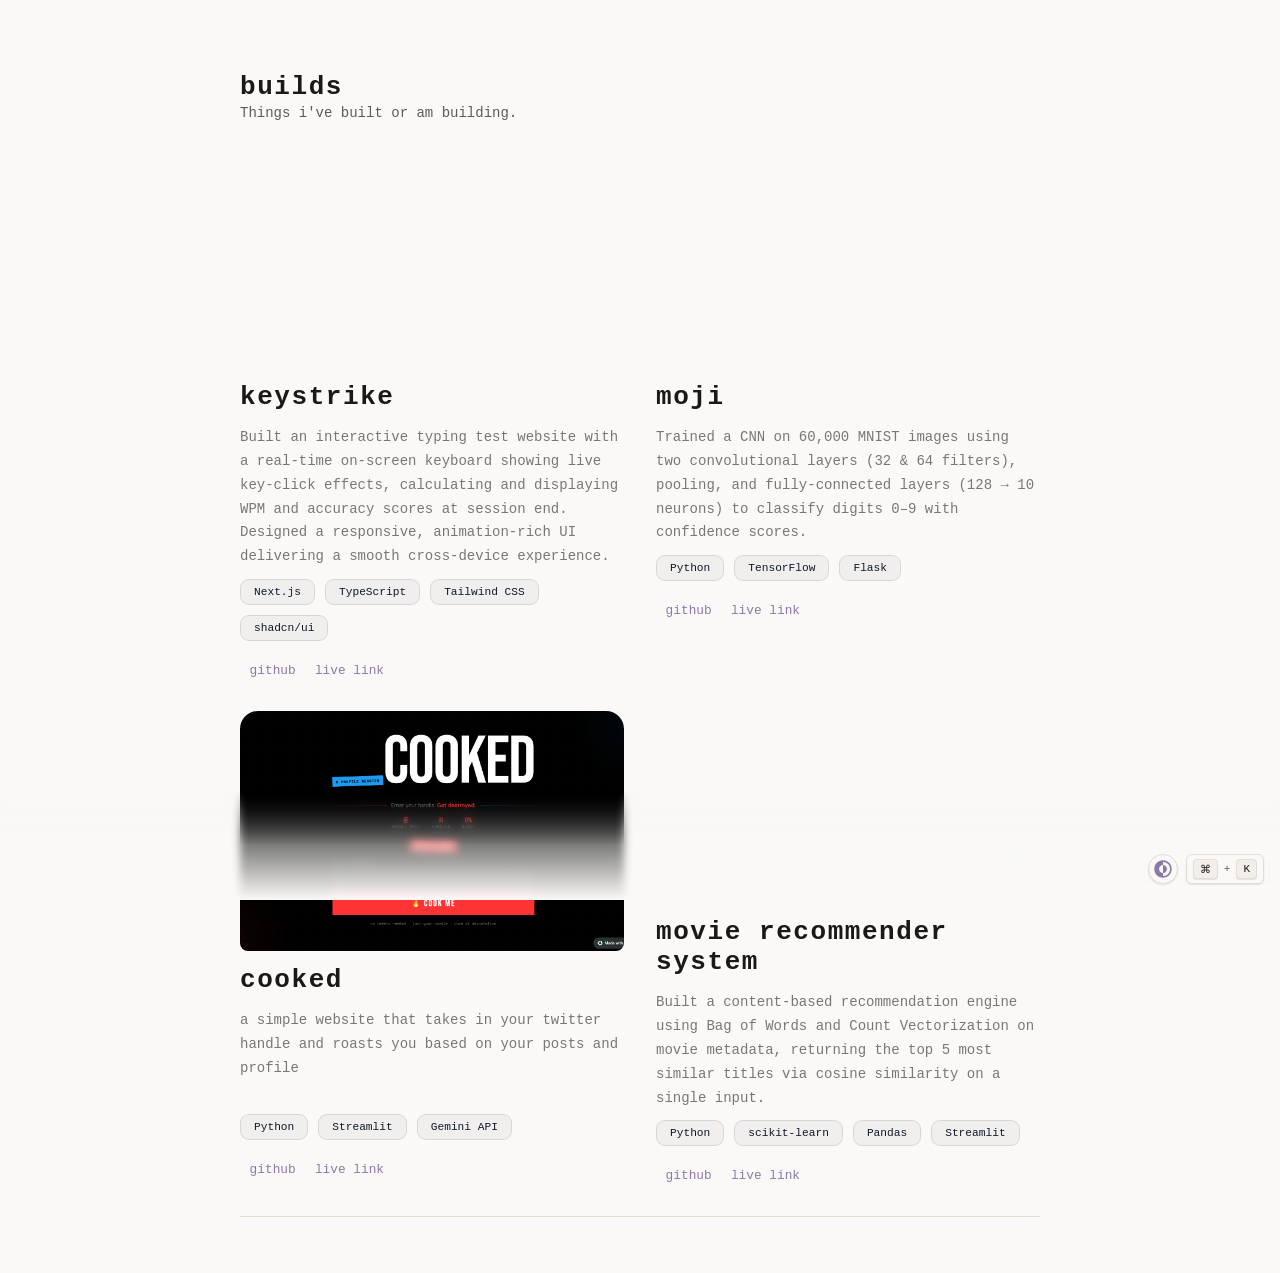
<file: builds.html>
<!DOCTYPE html>
<html lang="en">

<head>
  <meta charset="UTF-8">
  <title>builds - khushi</title>
  <script src="assets/js/head-common.js" defer></script>
</head>

<body>
  <div class="page">

    <main class="content">
      <h1 class="hero-title" style="padding-top: 2rem;">builds</h1>

      <section class="about">
        <p>Things i've built or am building.</p>
      </section>

      <section class="projects">
        <div class="projects-grid">

          <!-- Project 1 = keystrike -->
          <div class="project-card">
            <div class="project-media-frame">
              <video muted loop playsinline preload="metadata">
                <source src="assets/videos/keystrike-new.mp4" type="video/mp4">
              </video>
            </div>

            <div class="project-content">
              <div class="project-header">
                <h1 class="hero-title" style="padding-top: 0.9rem;">Keystrike</h1>
              </div>

              <p class="project-description">
                Built an interactive typing test website with a real-time on-screen keyboard showing live
                key-click effects, calculating and displaying WPM and accuracy scores at session end.
                Designed a responsive, animation-rich UI delivering a smooth cross-device experience.
              </p>

              <div class="project-tags">
                <span>Next.js</span>
                <span>TypeScript</span>
                <span>Tailwind CSS</span>
                <span>shadcn/ui</span>
              </div>

              <div class="project-links">
                <a style="color: var(--accent)" href="https://github.com/Khusheyy/keystrike" target="_blank" rel="noreferrer">github</a>
                <a style="color: var(--accent)" href="https://typo-type.vercel.app/" target="_blank" rel="noreferrer">live link</a>
              </div>
            </div>
          </div>

          <!-- Project 2 = Moji -->
          <div class="project-card">
            <div class="project-media-frame">
              <video muted loop playsinline preload="metadata">
                <source src="assets/videos/moji.mp4" type="video/mp4">
              </video>
            </div>

            <div class="project-content">
              <div class="project-header">
                <h1 class="hero-title" style="padding-top: 0.9rem;">Moji</h1>
              </div>

              <p class="project-description">
                Trained a CNN on 60,000 MNIST images using two convolutional layers (32 & 64 filters),
                pooling, and fully-connected layers (128 → 10 neurons) to classify digits 0–9 with
                confidence scores.
              </p>

              <div class="project-tags">
                <span>Python</span>
                <span>TensorFlow</span>
                <span>Flask</span>
              </div>

              <div class="project-links">
                <a style="color: var(--accent)" href="https://github.com/Khusheyy/moji" target="_blank" rel="noreferrer">github</a>
                <a style="color: var(--accent)" href="https://moji.up.railway.app/" target="_blank" rel="noreferrer">live link</a>
              </div>
            </div>
          </div>

          <!-- Project 3 = Cooked -->
          <div class="project-card">
            <div class="project-media-frame">
              <img src="assets/images/cooked.png" alt="Cooked Project">
            </div>

            <div class="project-content">
              <div class="project-header">
                <h1 class="hero-title" style="padding-top: 0.9rem;">Cooked</h1>
              </div>

              <p class="project-description">
                a simple website that takes in your twitter handle and roasts you based on your posts and profile
              </p>

              <div class="project-tags">
                <span>Python</span>
                <span>Streamlit</span>
                <span>Gemini API</span>
              </div>

              <div class="project-links">
                <a style="color: var(--accent)" href="https://github.com/Khusheyy/cooked" target="_blank" rel="noreferrer">github</a>
                <a style="color: var(--accent)" href="https://cooked.runable.site/" target="_blank" rel="noreferrer">live link</a>
              </div>
            </div>
          </div>

          <!-- Project 4 = Movie Recommender System -->
          <div class="project-card">
            <div class="project-media-frame">
              <video muted loop playsinline preload="metadata">
                <source src="assets/videos/movie-recommender.mp4" type="video/mp4">
              </video>
            </div>

            <div class="project-content">
              <div class="project-header">
                <h1 class="hero-title" style="padding-top: 0.9rem;">Movie Recommender System</h1>
              </div>

              <p class="project-description">
                Built a content-based recommendation engine using Bag of Words and Count Vectorization
                on movie metadata, returning the top 5 most similar titles via cosine similarity on a single
                input.
              </p>

              <div class="project-tags">
                <span>Python</span>
                <span>scikit-learn</span>
                <span>Pandas</span>
                <span>Streamlit</span>
              </div>

              <div class="project-links">
                <a style="color: var(--accent)" href="https://github.com/Khusheyy/movie-recommender-system" target="_blank" rel="noreferrer">github</a>
                <a style="color: var(--accent)" href="https://eiga-system.streamlit.app/" target="_blank" rel="noreferrer">live link</a>
              </div>
            </div>
          </div>

        </div>
      </section>

      <footer class="footer">
        <div class="social-links">
          <a href="https://github.com/Khusheyy" class="social-link" aria-label="GitHub" target="_blank"
            rel="noreferrer">
            <i class="fa-brands fa-github"></i>
          </a>
          <a href="https://x.com/_khusheyyy" class="social-link" aria-label="Twitter" target="_blank" rel="noreferrer">
            <i class="fa-brands fa-x-twitter"></i>
          </a>
          <a href="mailto:khusheyy18@gmail.com" class="social-link" aria-label="Email">
            <i class="fa-regular fa-envelope"></i>
          </a>
          <a href="https://medium.com/@_khusheyyy" class="social-link" aria-label="Medium" target="_blank"
            rel="noreferrer">
            <i class="fa-brands fa-medium"></i>
          </a>
          <a href="https://buymeacoffee.com/_khusheyyy" class="social-link" aria-label="Buy Me a Coffee"
            target="_blank" rel="noreferrer">
            <i class="fa-solid fa-mug-hot"></i>
          </a>
        </div>
      </footer>
    </main>
  </div>

  <button type="button" class="command-palette-btn command-palette-fab" aria-label="Open navigator (command + k)">
    <span class="key">⌘</span>
    <span class="plus">+</span>
    <span class="key">K</span>
  </button>

  <script src="assets/js/script.js"></script>
  <script>
    document.addEventListener('DOMContentLoaded', function () {
      var frames = document.querySelectorAll('.project-media-frame');

      frames.forEach(function (frame) {
        var video = frame.querySelector('video');
        if (!video) return;

        // Play video when user hovers over the media frame, pause when they leave

        frame.addEventListener('mouseenter', function () {
          // pause all other videos
          document.querySelectorAll('.project-media-frame video').forEach(function (v) {
            if (v !== video) v.pause();
          });

          video.play().then(function () {
            frame.classList.add('is-playing');
          }).catch(function (err) {
            console.warn('Playback error:', err);
          });
        });

        frame.addEventListener('mouseleave', function () {
          video.pause();
          frame.classList.remove('is-playing');
        });

        // keep class in sync if play/pause happen programmatically
        video.addEventListener('play', function () {
          frame.classList.add('is-playing');
        });

        video.addEventListener('pause', function () {
          frame.classList.remove('is-playing');
        });
      });
    });
  </script>
</body>

</html>
</file>
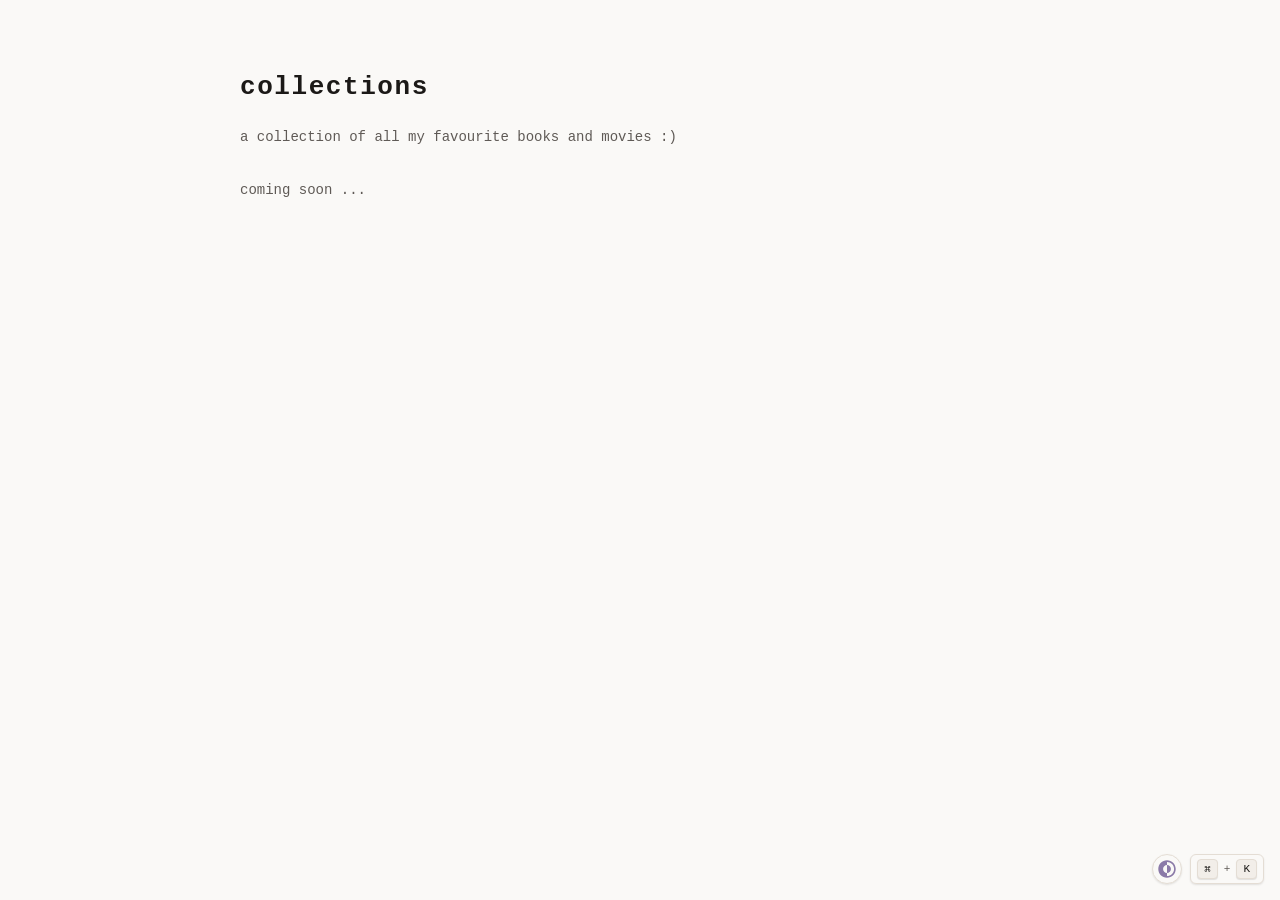
<file: collections.html>
<!DOCTYPE html>
<html lang="en">

<head>
    <meta charset="UTF-8">
    <title>collections - khushi</title>
    <script src="assets/js/head-common.js" defer></script>
</head>


<body>
    <div class="page">

        <main class="content">
            <h1 class="hero-title" style="padding-top: 2rem;">collections</h1>

            <section class="about">
                <br>
                <p> a collection of all my favourite books and movies :) </p>
                <br>

                <p> coming soon ...</p>

                <!-- <hr style="border: none; border-top: 1px solid currentColor; opacity: 0.15; margin-bottom: 1.5rem;">

                <div style="display: flex; flex-direction: column; gap: 0.25rem;">
                    <a href="https://x.com/_khusheyyy" target="_blank" rel="noopener noreferrer"
                        style="display: flex; align-items: center; gap: 1rem; padding: 0.65rem 0; text-decoration: none; color: inherit;">
                        <span
                            style="min-width: 110px; color: var(--nav-link); text-decoration: underline;">twitter</span>
                        <span style="opacity: 0.4;">–</span>
                        <span style="opacity: 0.65;">@_khusheyyy</span>
                    </a>

                    <a href="https://medium.com/@_khusheyyy" target="_blank" rel="noopener noreferrer"
                        style="display: flex; align-items: center; gap: 1rem; padding: 0.65rem 0; text-decoration: none; color: inherit;">
                        <span
                            style="min-width: 110px; color: var(--nav-link); text-decoration: underline;">medium</span>
                        <span style="opacity: 0.4;">–</span>
                        <span style="opacity: 0.65;">@_khusheyyy</span>
                    </a>

                    <a href="https://github.com/Khusheyy" target="_blank" rel="noopener noreferrer"
                        style="display: flex; align-items: center; gap: 1rem; padding: 0.65rem 0; text-decoration: none; color: inherit;">
                        <span
                            style="min-width: 110px; color: var(--nav-link); text-decoration: underline;">github</span>
                        <span style="opacity: 0.4;">–</span>
                        <span style="opacity: 0.65;">Khusheyy</span>
                    </a>

                    </a>
                    <a href="https://www.linkedin.com/in/khusheyyy/" target="_blank" rel="noopener noreferrer"
                        style="display: flex; align-items: center; gap: 1rem; padding: 0.65rem 0; text-decoration: none; color: inherit;">
                        <span
                            style="min-width: 110px; color: var(--nav-link); text-decoration: underline;">linkedin</span>
                        <span style="opacity: 0.4;">–</span>
                        <span style="opacity: 0.65;">khusheyyy</span>
                    </a>

                    <a href="mailto:khusheyy18@gmail.com"
                        style="display: flex; align-items: center; gap: 1rem; padding: 0.65rem 0; text-decoration: none; color: inherit;">
                        <span style="min-width: 110px; color: var(--nav-link); text-decoration: underline;">email</span>
                        <span style="opacity: 0.4;">–</span>
                        <span style="opacity: 0.65;">khusheyy18@gmail.com</span>
                    </a>

                    <a href="https://buymeacoffee.com/_khusheyyy"
                        style="display: flex; align-items: center; gap: 1rem; padding: 0.65rem 0; text-decoration: none; color: inherit;">
                        <span style="min-width: 110px; color: var(--nav-link); text-decoration: underline;">buymecoffee</span>
                        <span style="opacity: 0.4;">–</span>
                        <span style="opacity: 0.65;">_khusheyyy</span>
                    </a>

                </div>
            </section> -->

            
            <button type="button" class="command-palette-btn command-palette-fab"
                aria-label="Open navigator (command + k)">
                <span class="key">⌘</span>
                <span class="plus">+</span>
                <span class="key">K</span>
            </button>

            <script src="assets/js/script.js"></script>
</body>
</file>
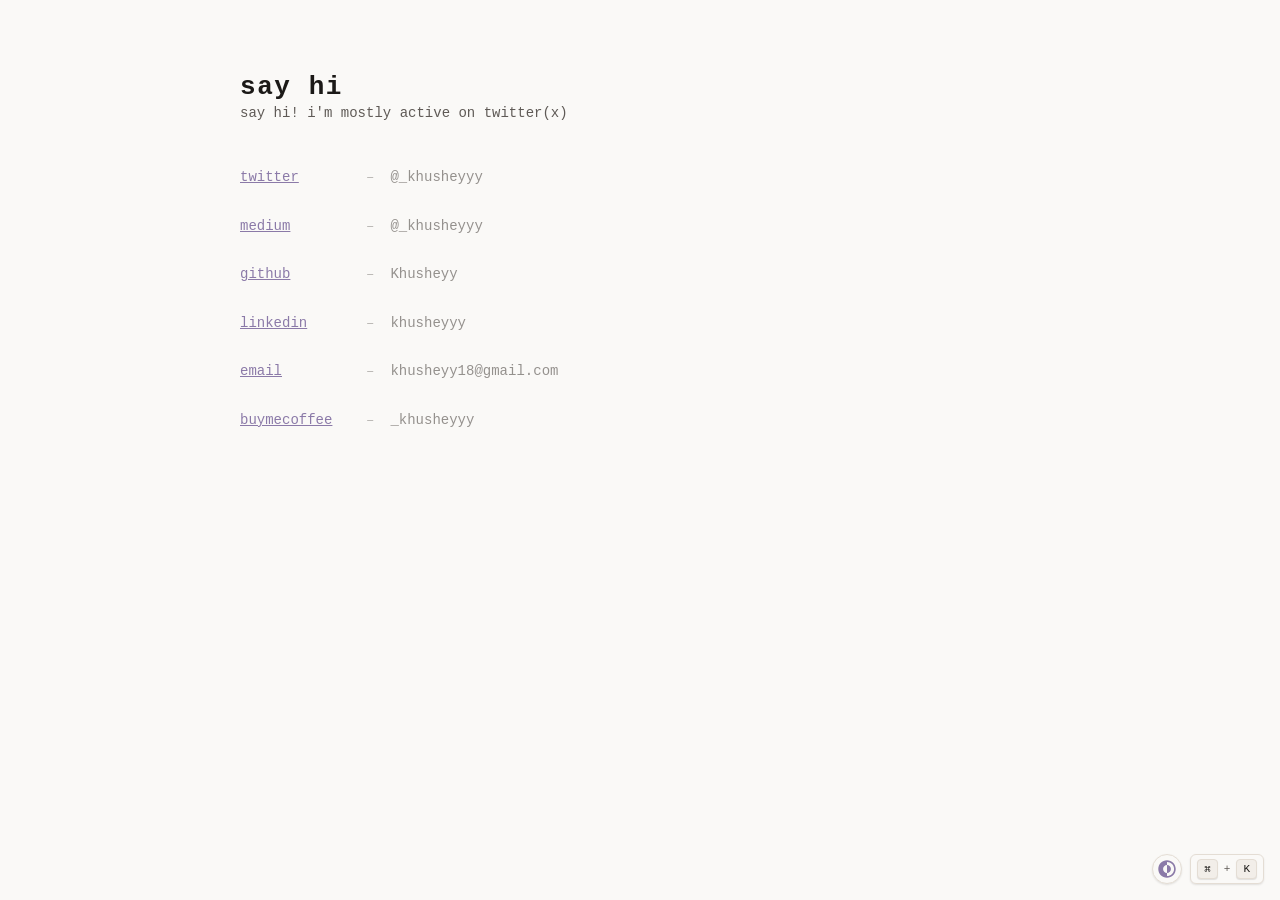
<file: hi.html>
<!DOCTYPE html>
<html lang="en">

<head>
    <meta charset="UTF-8">
    <title>say hi - khushi</title>
    <script src="assets/js/head-common.js" defer></script>
</head>


<body>
    <div class="page">

        <main class="content">
            <h1 class="hero-title" style="padding-top: 2rem;">say hi</h1>

            <section class="about">
                <p>say hi! i'm mostly active on twitter(x)</p>
                <br>

                <!-- <hr style="border: none; border-top: 1px solid currentColor; opacity: 0.15; margin-bottom: 1.5rem;"> -->

                <div style="display: flex; flex-direction: column; gap: 0.25rem;">
                    <a href="https://x.com/_khusheyyy" target="_blank" rel="noopener noreferrer"
                        style="display: flex; align-items: center; gap: 1rem; padding: 0.65rem 0; text-decoration: none; color: inherit;">
                        <span
                            style="min-width: 110px; color: var(--nav-link); text-decoration: underline;">twitter</span>
                        <span style="opacity: 0.4;">–</span>
                        <span style="opacity: 0.65;">@_khusheyyy</span>
                    </a>

                    <a href="https://medium.com/@_khusheyyy" target="_blank" rel="noopener noreferrer"
                        style="display: flex; align-items: center; gap: 1rem; padding: 0.65rem 0; text-decoration: none; color: inherit;">
                        <span
                            style="min-width: 110px; color: var(--nav-link); text-decoration: underline;">medium</span>
                        <span style="opacity: 0.4;">–</span>
                        <span style="opacity: 0.65;">@_khusheyyy</span>
                    </a>

                    <a href="https://github.com/Khusheyy" target="_blank" rel="noopener noreferrer"
                        style="display: flex; align-items: center; gap: 1rem; padding: 0.65rem 0; text-decoration: none; color: inherit;">
                        <span
                            style="min-width: 110px; color: var(--nav-link); text-decoration: underline;">github</span>
                        <span style="opacity: 0.4;">–</span>
                        <span style="opacity: 0.65;">Khusheyy</span>
                    </a>

                    </a>
                    <a href="https://www.linkedin.com/in/khusheyyy/" target="_blank" rel="noopener noreferrer"
                        style="display: flex; align-items: center; gap: 1rem; padding: 0.65rem 0; text-decoration: none; color: inherit;">
                        <span
                            style="min-width: 110px; color: var(--nav-link); text-decoration: underline;">linkedin</span>
                        <span style="opacity: 0.4;">–</span>
                        <span style="opacity: 0.65;">khusheyyy</span>
                    </a>

                    <a href="mailto:khusheyy18@gmail.com"
                        style="display: flex; align-items: center; gap: 1rem; padding: 0.65rem 0; text-decoration: none; color: inherit;">
                        <span style="min-width: 110px; color: var(--nav-link); text-decoration: underline;">email</span>
                        <span style="opacity: 0.4;">–</span>
                        <span style="opacity: 0.65;">khusheyy18@gmail.com</span>
                    </a>

                    <a href="https://buymeacoffee.com/_khusheyyy"
                        style="display: flex; align-items: center; gap: 1rem; padding: 0.65rem 0; text-decoration: none; color: inherit;">
                        <span style="min-width: 110px; color: var(--nav-link); text-decoration: underline;">buymecoffee</span>
                        <span style="opacity: 0.4;">–</span>
                        <span style="opacity: 0.65;">_khusheyyy</span>
                    </a>

                </div>
            </section>

            
            <button type="button" class="command-palette-btn command-palette-fab"
                aria-label="Open navigator (command + k)">
                <span class="key">⌘</span>
                <span class="plus">+</span>
                <span class="key">K</span>
            </button>

            <script src="assets/js/script.js"></script>
</body>
</file>
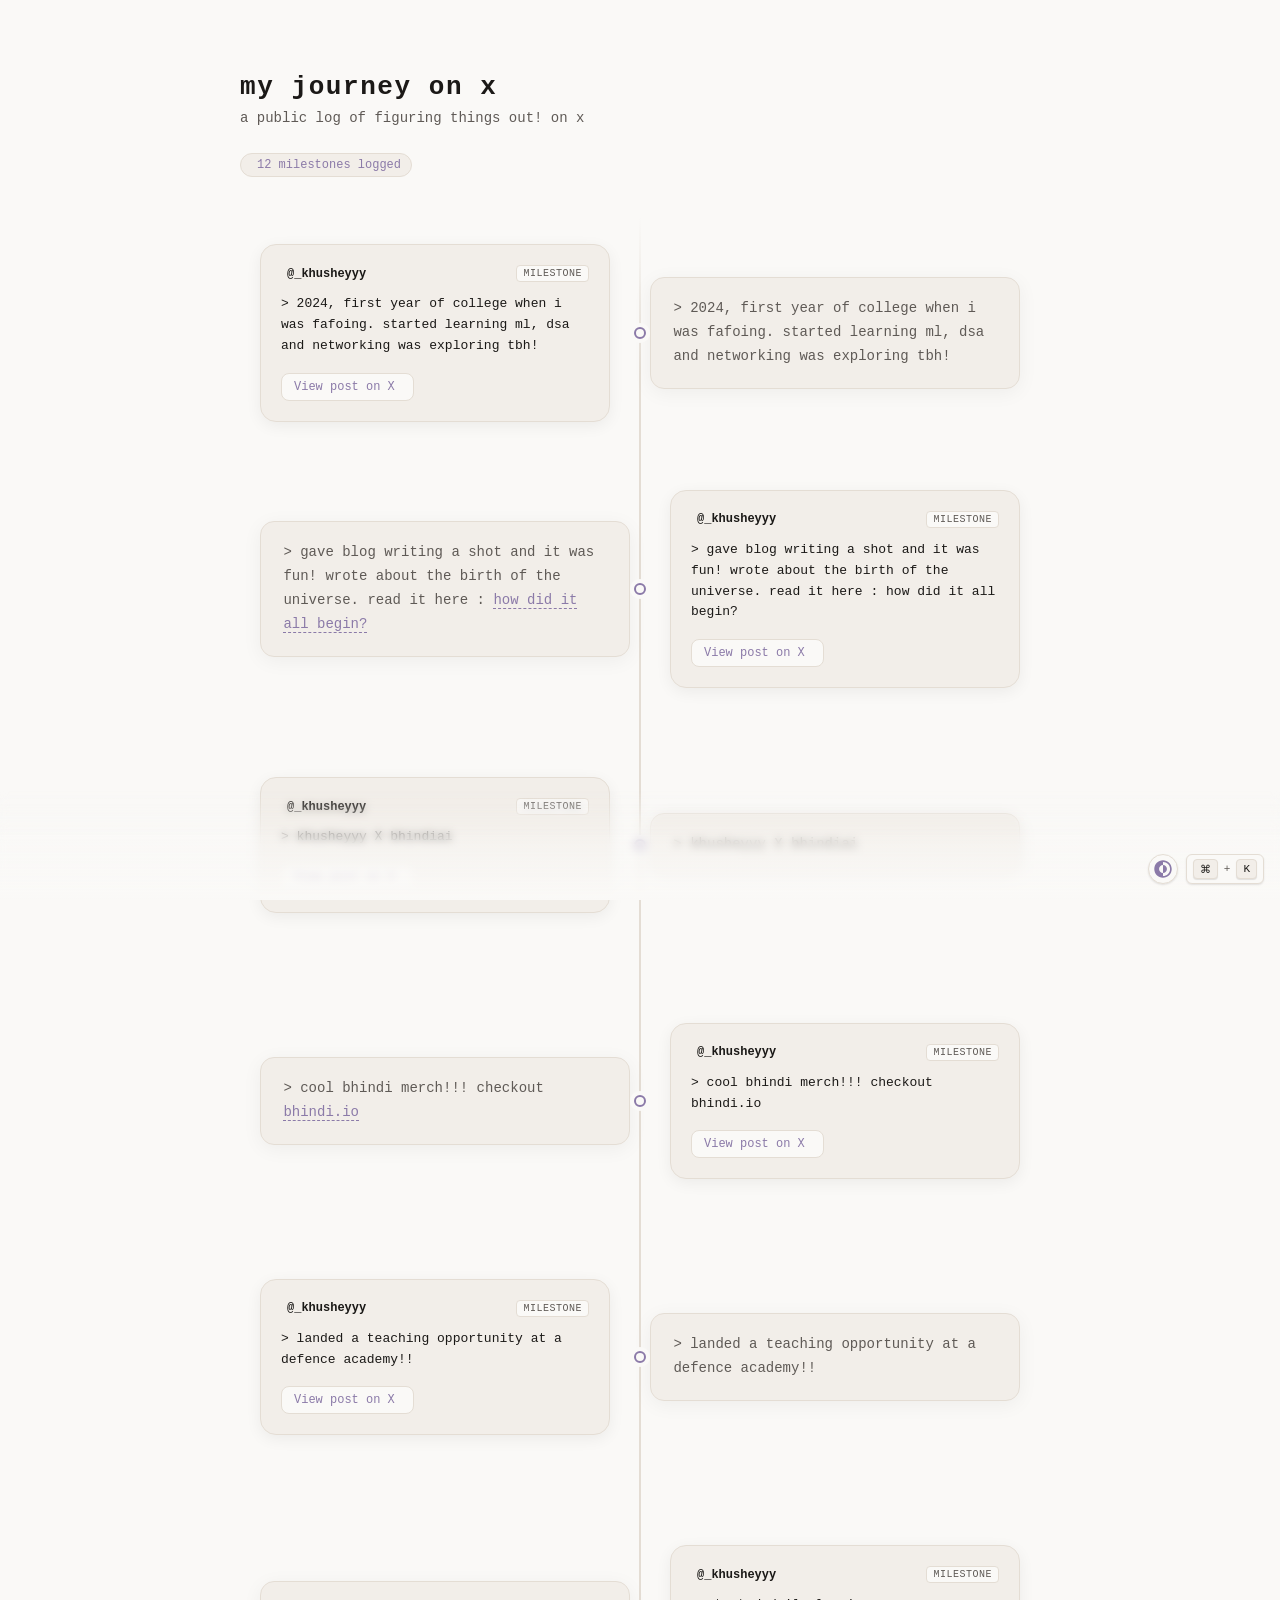
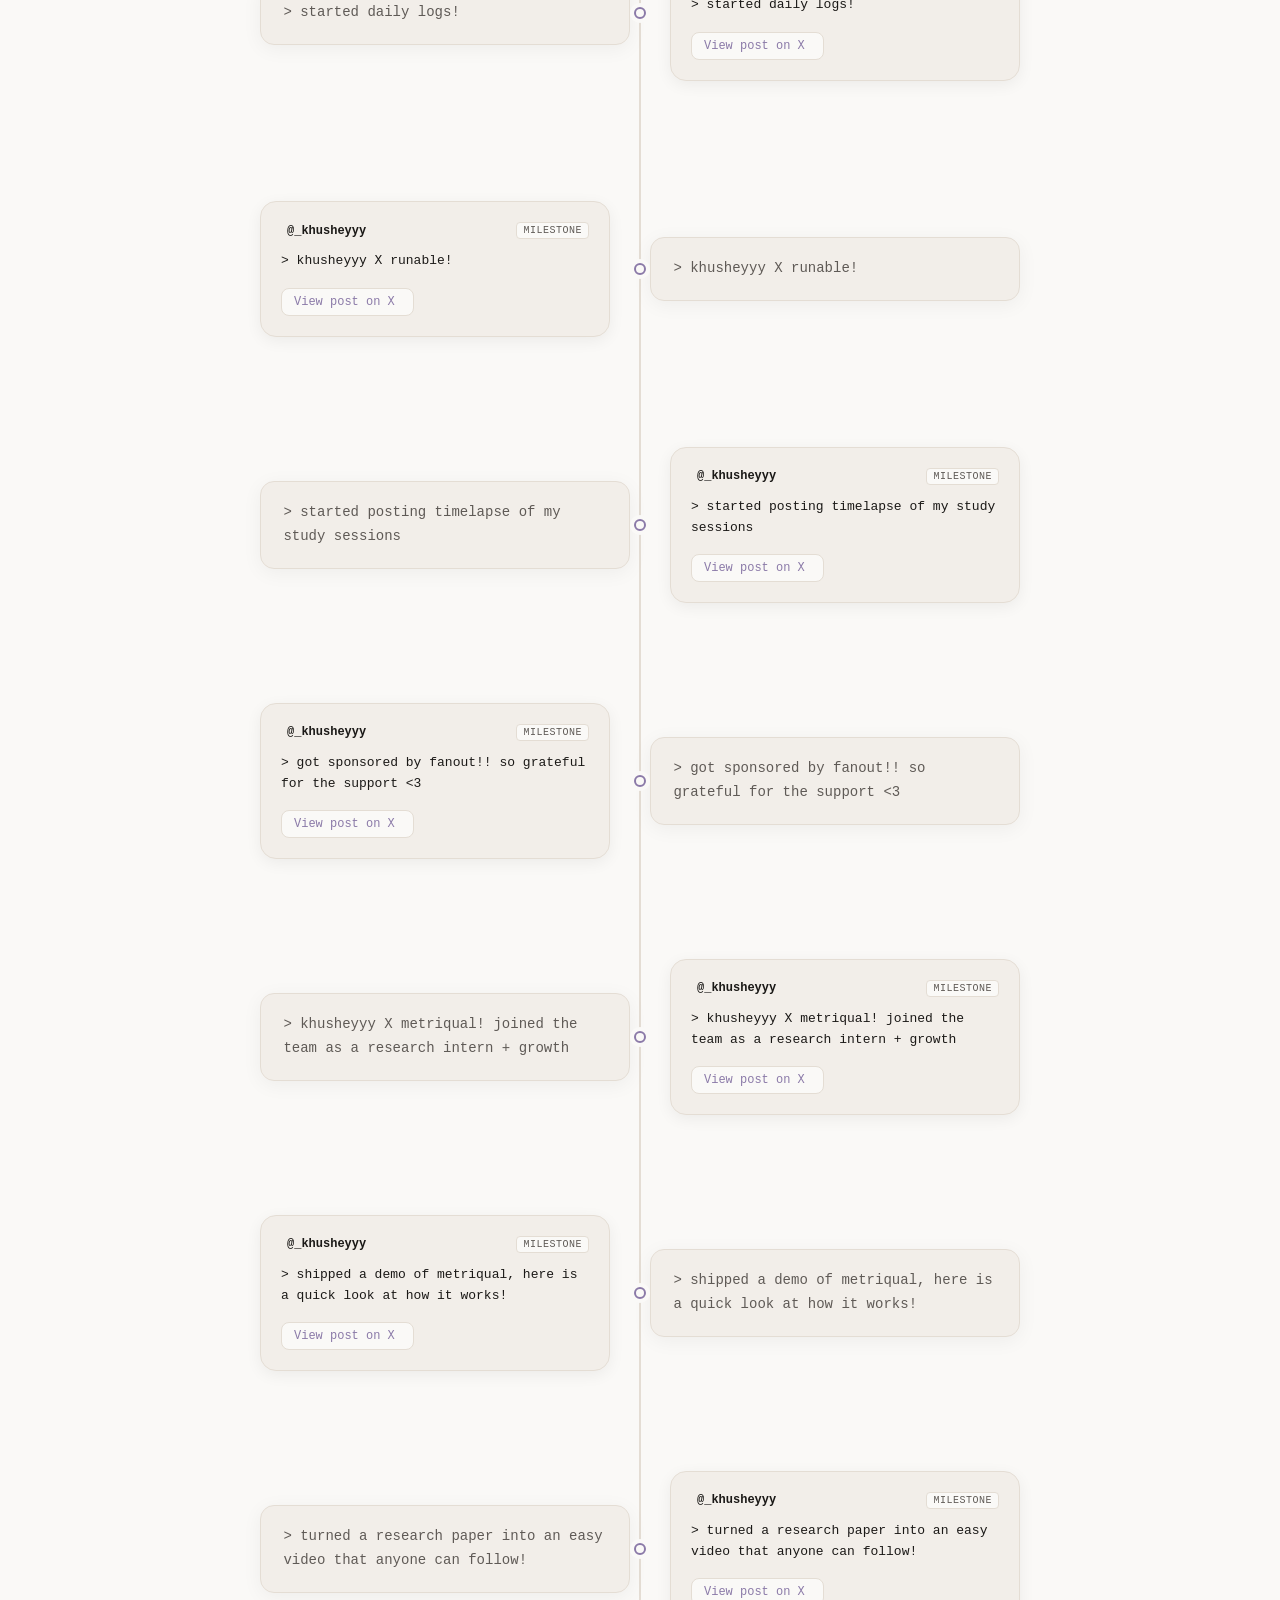
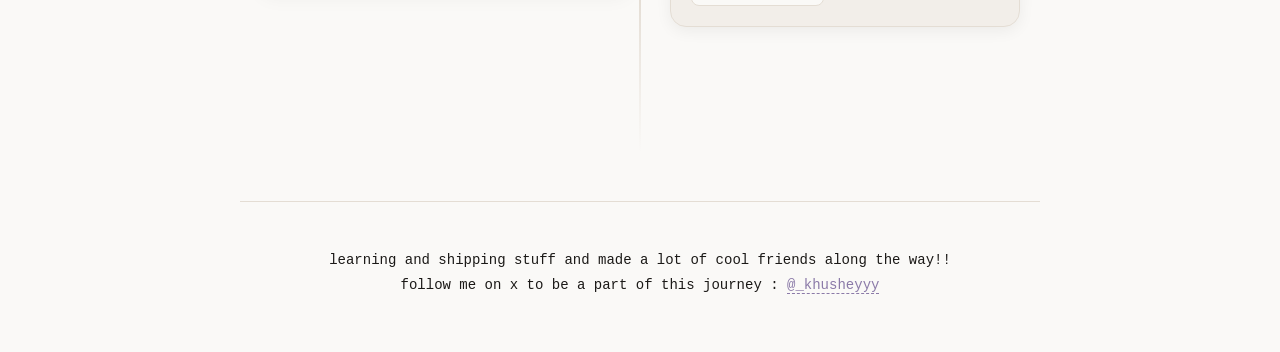
<file: myjourneyonx.html>
<!DOCTYPE html>
<html lang="en">

<head>
    <meta charset="UTF-8">
    <title>my journey on x - khushi</title>
    <link rel="icon" href="assets/images/khushi-profile.png" type="image/png" />
    <script src="assets/js/head-common.js" defer></script>

    <style>
        .journey-header {
            text-align: left;
            margin-bottom: 2.5rem;
        }

        .journey-subtitle {
            margin-top: 0.5rem;
            color: var(--muted);
            font-size: 14px;
        }

        .milestone-badge {
            display: inline-flex;
            align-items: center;
            gap: 6px;
            padding: 4px 10px;
            margin-top: 0.8rem;
            font-size: 12px;
            font-family: var(--font-mono);
            background: var(--bg-alt);
            color: var(--accent);
            border: 1px solid var(--border-subtle);
            border-radius: 20px;
        }

        .milestone-badge i {
            font-size: 10px;
        }

        /* Timeline Container */
        .timeline-container {
            position: relative;
            width: 100%;
            max-width: 760px;
            margin: 0 auto;
            padding: 1rem 0 3rem;
        }

        /* Vertical spine line */
        .timeline-container::before {
            content: '';
            position: absolute;
            top: 0;
            bottom: 0;
            left: 50%;
            width: 2px;
            background: linear-gradient(180deg, 
                transparent 0%, 
                var(--border-subtle) 5%, 
                var(--border-subtle) 95%, 
                transparent 100%);
            transform: translateX(-50%);
            z-index: 1;
        }

        /* Journey Card */
        .journey-card {
            position: relative;
            display: flex;
            align-items: center;
            gap: 2.5rem;
            margin-bottom: 3.5rem;
            width: 100%;
            z-index: 2;

            opacity: 0;
            transform: translateY(32px) scale(0.97);
            transition: opacity 0.65s cubic-bezier(0.16, 1, 0.3, 1),
                        transform 0.65s cubic-bezier(0.16, 1, 0.3, 1);
            will-change: opacity, transform;
        }

        .journey-card.is-visible {
            opacity: 1;
            transform: translateY(0) scale(1);
        }

        /* Zigzag timeline flow on desktop */
        .journey-card:nth-child(even) {
            flex-direction: row-reverse;
        }

        /* Timeline Node / Dot */
        .timeline-node {
            position: absolute;
            left: 50%;
            top: 50%;
            transform: translate(-50%, -50%);
            width: 12px;
            height: 12px;
            border-radius: 50%;
            background: var(--bg);
            border: 2px solid var(--accent);
            box-shadow: 0 0 0 4px var(--bg);
            transition: background 0.3s ease, transform 0.3s ease, border-color 0.3s ease;
            z-index: 3;
        }

        .journey-card:hover .timeline-node {
            background: var(--accent);
            transform: translate(-50%, -50%) scale(1.3);
            box-shadow: 0 0 12px var(--accent);
        }

        /* Tweet Wrapper */
        .journey-card .tweet-wrap {
            position: relative;
            flex: 0 0 350px;
            width: 350px;
            min-height: 200px;
            display: flex;
            align-items: center;
            justify-content: center;
            transition: transform 0.3s ease, box-shadow 0.3s ease;
        }

        .journey-card .tweet-container {
            width: 100%;
            display: flex;
            justify-content: center;
            opacity: 0;
            transition: opacity 0.5s ease;
        }

        .journey-card .tweet-container.is-loaded {
            opacity: 1;
        }

        .twitter-tweet {
            margin: 0 auto !important;
        }

        /* Skeleton Shimmer Loader */
        .tweet-skeleton {
            position: absolute;
            inset: 0;
            background: var(--bg-alt);
            border: 1px solid var(--border-subtle);
            border-radius: 16px;
            padding: 1.25rem;
            display: flex;
            flex-direction: column;
            gap: 12px;
            box-shadow: 0 4px 20px rgba(0, 0, 0, 0.08);
            transition: opacity 0.4s ease, visibility 0.4s ease;
            z-index: 2;
        }

        .tweet-skeleton.is-hidden {
            opacity: 0;
            visibility: hidden;
            pointer-events: none;
        }

        .skeleton-shimmer {
            background: linear-gradient(90deg, 
                var(--bg-alt) 0%, 
                var(--border-subtle) 50%, 
                var(--bg-alt) 100%);
            background-size: 200% 100%;
            animation: shimmer 1.8s infinite linear;
            border-radius: 4px;
        }

        @keyframes shimmer {
            0% { background-position: -200% 0; }
            100% { background-position: 200% 0; }
        }

        .skeleton-header {
            display: flex;
            align-items: center;
            gap: 12px;
        }

        .skeleton-avatar {
            width: 40px;
            height: 40px;
            border-radius: 50%;
        }

        .skeleton-meta {
            display: flex;
            flex-direction: column;
            gap: 6px;
            flex: 1;
        }

        .skeleton-line {
            height: 12px;
        }

        .skeleton-line.w-40 { width: 40%; }
        .skeleton-line.w-60 { width: 60%; }
        .skeleton-line.w-80 { width: 80%; }
        .skeleton-line.w-100 { width: 100%; }

        .skeleton-body {
            display: flex;
            flex-direction: column;
            gap: 8px;
            margin-top: 8px;
        }

        /* Fallback Card (when tweet fails to load or is blocked) */
        .tweet-fallback {
            width: 100%;
            padding: 1.25rem;
            background: var(--bg-alt);
            border: 1px solid var(--border-subtle);
            border-radius: 16px;
            color: var(--fg);
            font-family: var(--font-mono);
            font-size: 13px;
            box-shadow: 0 4px 16px rgba(0, 0, 0, 0.06);
            display: flex;
            flex-direction: column;
            gap: 12px;
            transition: border-color 0.3s ease, transform 0.3s ease;
        }

        .tweet-fallback:hover {
            border-color: var(--accent);
        }

        .tweet-fallback-header {
            display: flex;
            align-items: center;
            justify-content: space-between;
            font-size: 12px;
        }

        .tweet-fallback-user {
            display: inline-flex;
            align-items: center;
            gap: 6px;
            font-weight: 600;
            color: var(--fg);
        }

        .tweet-fallback-user i {
            font-size: 14px;
            color: var(--accent);
        }

        .tweet-fallback-badge {
            font-size: 10px;
            text-transform: uppercase;
            letter-spacing: 0.5px;
            padding: 2px 6px;
            background: var(--bg);
            border: 1px solid var(--border-subtle);
            border-radius: 4px;
            color: var(--muted);
        }

        .tweet-fallback-text {
            line-height: 1.6;
            color: var(--fg);
            word-break: break-word;
        }

        .tweet-fallback-btn {
            display: inline-flex;
            align-items: center;
            gap: 6px;
            margin-top: 4px;
            padding: 6px 12px;
            font-size: 12px;
            background: var(--bg);
            color: var(--accent);
            border: 1px solid var(--border-subtle);
            border-radius: 8px;
            text-decoration: none;
            transition: all 0.2s ease;
            width: fit-content;
        }

        .tweet-fallback-btn:hover {
            background: var(--border-subtle);
            color: var(--fg);
            transform: translateY(-1px);
        }

        .tweet-fallback-btn i {
            font-size: 10px;
        }

        /* Captions */
        .journey-card .caption {
            flex: 1 1 280px;
            font-size: 14px;
            font-weight: var(--font-mono);
            line-height: 1.7;
            color: var(--muted);
            background: var(--bg-alt);
            padding: 1.2rem 1.4rem;
            border-radius: 14px;
            border: 1px solid var(--border-subtle);
            box-shadow: 0 4px 20px rgba(0, 0, 0, 0.05);
            transition: border-color 0.3s ease, transform 0.3s ease, color 0.4s ease, background-color 0.4s ease;
        }

        .journey-card:hover .caption {
            border-color: var(--accent);
        }

        .journey-card .caption a {
            color: var(--accent);
            text-decoration: none;
            border-bottom: 1px dashed var(--accent);
            transition: border-bottom 0.2s ease;
        }

        .journey-card .caption a:hover {
            border-bottom-style: solid;
        }

        /* Footer Link Section */
        .journey-footer {
            margin-top: 3rem;
            padding-top: 2rem;
            border-top: 1px solid var(--border-subtle);
            text-align: center;
            font-family: var(--font-mono);
            font-size: 14px;
            color: var(--fg);
            line-height: 1.8;
        }

        .journey-footer a {
            color: var(--accent);
            text-decoration: none;
            border-bottom: 1px dashed var(--accent);
            transition: border-bottom 0.2s ease;
        }

        .journey-footer a:hover {
            border-bottom-style: solid;
        }

        /* Responsive Styles */
        @media (max-width: 768px) {
            .timeline-container::before {
                left: 16px;
            }

            .timeline-node {
                left: 16px;
            }

            .journey-card,
            .journey-card:nth-child(even) {
                flex-direction: column;
                align-items: stretch;
                padding-left: 2rem;
                gap: 1.25rem;
                margin-bottom: 2.5rem;
            }

            .journey-card .tweet-wrap {
                width: 100%;
                flex: 1 1 auto;
                max-width: 100%;
            }

            .journey-card .caption {
                width: 100%;
                flex: 1 1 auto;
            }
        }

        @media (prefers-reduced-motion: reduce) {
            .journey-card {
                transition: none;
                transform: none;
                opacity: 1;
            }
            .skeleton-shimmer {
                animation: none;
            }
        }
    </style>
</head>

<body>
    <div class="page">

        <main class="content">
            <div class="journey-header" style="padding-top: 2rem;">
                <h1 class="hero-title">my journey on x</h1>
                <p class="journey-subtitle">a public log of figuring things out! on x</p>
                <div class="milestone-badge">
                    <i class="fa-solid fa-sparkles"></i> 12 milestones logged
                </div>
            </div>

            <div class="timeline-container">

                <!-- 1: ML presentation -->
                <div class="journey-card" data-tweet-id="1853789291941351450" data-tweet-url="https://twitter.com/_khusheyyy/status/1853789291941351450">
                    <div class="timeline-node"></div>
                    <div class="tweet-wrap">
                        <div class="tweet-skeleton">
                            <div class="skeleton-header">
                                <div class="skeleton-avatar skeleton-shimmer"></div>
                                <div class="skeleton-meta">
                                    <div class="skeleton-line w-60 skeleton-shimmer"></div>
                                    <div class="skeleton-line w-40 skeleton-shimmer"></div>
                                </div>
                            </div>
                            <div class="skeleton-body">
                                <div class="skeleton-line w-100 skeleton-shimmer"></div>
                                <div class="skeleton-line w-80 skeleton-shimmer"></div>
                                <div class="skeleton-line w-60 skeleton-shimmer"></div>
                            </div>
                        </div>
                        <div class="tweet-container"></div>
                    </div>
                    <div class="caption">
                        > 2024, first year of college when i was fafoing. started learning ml, dsa and networking was exploring tbh!
                    </div>
                </div>

                <!-- 2: First blog -->
                <div class="journey-card" data-tweet-id="1927441012001034637" data-tweet-url="https://twitter.com/_khusheyyy/status/1927441012001034637">
                    <div class="timeline-node"></div>
                    <div class="tweet-wrap">
                        <div class="tweet-skeleton">
                            <div class="skeleton-header">
                                <div class="skeleton-avatar skeleton-shimmer"></div>
                                <div class="skeleton-meta">
                                    <div class="skeleton-line w-60 skeleton-shimmer"></div>
                                    <div class="skeleton-line w-40 skeleton-shimmer"></div>
                                </div>
                            </div>
                            <div class="skeleton-body">
                                <div class="skeleton-line w-100 skeleton-shimmer"></div>
                                <div class="skeleton-line w-80 skeleton-shimmer"></div>
                                <div class="skeleton-line w-60 skeleton-shimmer"></div>
                            </div>
                        </div>
                        <div class="tweet-container"></div>
                    </div>
                    <div class="caption">
                        > gave blog writing a shot and it was fun! wrote about the birth of the universe. read it here : <a href="https://www.notion.so/how-did-it-all-begin-1fe1ac2799c2805cb420d086993a3eb4" target="_blank" rel="noreferrer">how did it all begin?</a>
                    </div>
                </div>

                <!-- 3: Bhindi AI -->
                <div class="journey-card" data-tweet-id="1931772965441433692" data-tweet-url="https://twitter.com/_khusheyyy/status/1931772965441433692">
                    <div class="timeline-node"></div>
                    <div class="tweet-wrap">
                        <div class="tweet-skeleton">
                            <div class="skeleton-header">
                                <div class="skeleton-avatar skeleton-shimmer"></div>
                                <div class="skeleton-meta">
                                    <div class="skeleton-line w-60 skeleton-shimmer"></div>
                                    <div class="skeleton-line w-40 skeleton-shimmer"></div>
                                </div>
                            </div>
                            <div class="skeleton-body">
                                <div class="skeleton-line w-100 skeleton-shimmer"></div>
                                <div class="skeleton-line w-80 skeleton-shimmer"></div>
                                <div class="skeleton-line w-60 skeleton-shimmer"></div>
                            </div>
                        </div>
                        <div class="tweet-container"></div>
                    </div>
                    <div class="caption">
                        > khusheyyy X bhindiai
                    </div>
                </div>

                <!-- 4: Bhindi merch -->
                <div class="journey-card" data-tweet-id="1986746685264167405" data-tweet-url="https://twitter.com/_khusheyyy/status/1986746685264167405">
                    <div class="timeline-node"></div>
                    <div class="tweet-wrap">
                        <div class="tweet-skeleton">
                            <div class="skeleton-header">
                                <div class="skeleton-avatar skeleton-shimmer"></div>
                                <div class="skeleton-meta">
                                    <div class="skeleton-line w-60 skeleton-shimmer"></div>
                                    <div class="skeleton-line w-40 skeleton-shimmer"></div>
                                </div>
                            </div>
                            <div class="skeleton-body">
                                <div class="skeleton-line w-100 skeleton-shimmer"></div>
                                <div class="skeleton-line w-80 skeleton-shimmer"></div>
                                <div class="skeleton-line w-60 skeleton-shimmer"></div>
                            </div>
                        </div>
                        <div class="tweet-container"></div>
                    </div>
                    <div class="caption">
                        > cool bhindi merch!!! checkout <a href="https://bhindi.io" target="_blank" rel="noreferrer">bhindi.io</a>
                    </div>
                </div>

                <!-- 5: Teaching -->
                <div class="journey-card" data-tweet-id="1951347022822552033" data-tweet-url="https://twitter.com/_khusheyyy/status/1951347022822552033">
                    <div class="timeline-node"></div>
                    <div class="tweet-wrap">
                        <div class="tweet-skeleton">
                            <div class="skeleton-header">
                                <div class="skeleton-avatar skeleton-shimmer"></div>
                                <div class="skeleton-meta">
                                    <div class="skeleton-line w-60 skeleton-shimmer"></div>
                                    <div class="skeleton-line w-40 skeleton-shimmer"></div>
                                </div>
                            </div>
                            <div class="skeleton-body">
                                <div class="skeleton-line w-100 skeleton-shimmer"></div>
                                <div class="skeleton-line w-80 skeleton-shimmer"></div>
                                <div class="skeleton-line w-60 skeleton-shimmer"></div>
                            </div>
                        </div>
                        <div class="tweet-container"></div>
                    </div>
                    <div class="caption">
                        > landed a teaching opportunity at a defence academy!!
                    </div>
                </div>

                <!-- 6: Daily logs -->
                <div class="journey-card" data-tweet-id="1961146373275095049" data-tweet-url="https://twitter.com/_khusheyyy/status/1961146373275095049">
                    <div class="timeline-node"></div>
                    <div class="tweet-wrap">
                        <div class="tweet-skeleton">
                            <div class="skeleton-header">
                                <div class="skeleton-avatar skeleton-shimmer"></div>
                                <div class="skeleton-meta">
                                    <div class="skeleton-line w-60 skeleton-shimmer"></div>
                                    <div class="skeleton-line w-40 skeleton-shimmer"></div>
                                </div>
                            </div>
                            <div class="skeleton-body">
                                <div class="skeleton-line w-100 skeleton-shimmer"></div>
                                <div class="skeleton-line w-80 skeleton-shimmer"></div>
                                <div class="skeleton-line w-60 skeleton-shimmer"></div>
                            </div>
                        </div>
                        <div class="tweet-container"></div>
                    </div>
                    <div class="caption">
                        > started daily logs!
                    </div>
                </div>

                <!-- 7: Runable -->
                <div class="journey-card" data-tweet-id="2053020548150800808" data-tweet-url="https://twitter.com/_khusheyyy/status/2053020548150800808">
                    <div class="timeline-node"></div>
                    <div class="tweet-wrap">
                        <div class="tweet-skeleton">
                            <div class="skeleton-header">
                                <div class="skeleton-avatar skeleton-shimmer"></div>
                                <div class="skeleton-meta">
                                    <div class="skeleton-line w-60 skeleton-shimmer"></div>
                                    <div class="skeleton-line w-40 skeleton-shimmer"></div>
                                </div>
                            </div>
                            <div class="skeleton-body">
                                <div class="skeleton-line w-100 skeleton-shimmer"></div>
                                <div class="skeleton-line w-80 skeleton-shimmer"></div>
                                <div class="skeleton-line w-60 skeleton-shimmer"></div>
                            </div>
                        </div>
                        <div class="tweet-container"></div>
                    </div>
                    <div class="caption">
                        > khusheyyy X runable!
                    </div>
                </div>

                <!-- 8: Timelapse study video -->
                <div class="journey-card" data-tweet-id="2082136713229750580" data-tweet-url="https://twitter.com/_khusheyyy/status/2082136713229750580">
                    <div class="timeline-node"></div>
                    <div class="tweet-wrap">
                        <div class="tweet-skeleton">
                            <div class="skeleton-header">
                                <div class="skeleton-avatar skeleton-shimmer"></div>
                                <div class="skeleton-meta">
                                    <div class="skeleton-line w-60 skeleton-shimmer"></div>
                                    <div class="skeleton-line w-40 skeleton-shimmer"></div>
                                </div>
                            </div>
                            <div class="skeleton-body">
                                <div class="skeleton-line w-100 skeleton-shimmer"></div>
                                <div class="skeleton-line w-80 skeleton-shimmer"></div>
                                <div class="skeleton-line w-60 skeleton-shimmer"></div>
                            </div>
                        </div>
                        <div class="tweet-container"></div>
                    </div>
                    <div class="caption">
                        > started posting timelapse of my study sessions
                    </div>
                </div>

                <!-- 9: Fanout sponsorship -->
                <div class="journey-card" data-tweet-id="2090139547627843876" data-tweet-url="https://twitter.com/_khusheyyy/status/2090139547627843876">
                    <div class="timeline-node"></div>
                    <div class="tweet-wrap">
                        <div class="tweet-skeleton">
                            <div class="skeleton-header">
                                <div class="skeleton-avatar skeleton-shimmer"></div>
                                <div class="skeleton-meta">
                                    <div class="skeleton-line w-60 skeleton-shimmer"></div>
                                    <div class="skeleton-line w-40 skeleton-shimmer"></div>
                                </div>
                            </div>
                            <div class="skeleton-body">
                                <div class="skeleton-line w-100 skeleton-shimmer"></div>
                                <div class="skeleton-line w-80 skeleton-shimmer"></div>
                                <div class="skeleton-line w-60 skeleton-shimmer"></div>
                            </div>
                        </div>
                        <div class="tweet-container"></div>
                    </div>
                    <div class="caption">
                        > got sponsored by fanout!! so grateful for the support <3 
                    </div>
                </div>

                <!-- 10: Joined Metriqual -->
                <div class="journey-card" data-tweet-id="2090060320018739636" data-tweet-url="https://twitter.com/_khusheyyy/status/2090060320018739636">
                    <div class="timeline-node"></div>
                    <div class="tweet-wrap">
                        <div class="tweet-skeleton">
                            <div class="skeleton-header">
                                <div class="skeleton-avatar skeleton-shimmer"></div>
                                <div class="skeleton-meta">
                                    <div class="skeleton-line w-60 skeleton-shimmer"></div>
                                    <div class="skeleton-line w-40 skeleton-shimmer"></div>
                                </div>
                            </div>
                            <div class="skeleton-body">
                                <div class="skeleton-line w-100 skeleton-shimmer"></div>
                                <div class="skeleton-line w-80 skeleton-shimmer"></div>
                                <div class="skeleton-line w-60 skeleton-shimmer"></div>
                            </div>
                        </div>
                        <div class="tweet-container"></div>
                    </div>
                    <div class="caption">
                        > khusheyyy X metriqual! joined the team as a research intern +  growth 
                    </div>
                </div>

                <!-- 11: MQL demo -->
                <div class="journey-card" data-tweet-id="2094751009038053496" data-tweet-url="https://twitter.com/_khusheyyy/status/2094751009038053496">
                    <div class="timeline-node"></div>
                    <div class="tweet-wrap">
                        <div class="tweet-skeleton">
                            <div class="skeleton-header">
                                <div class="skeleton-avatar skeleton-shimmer"></div>
                                <div class="skeleton-meta">
                                    <div class="skeleton-line w-60 skeleton-shimmer"></div>
                                    <div class="skeleton-line w-40 skeleton-shimmer"></div>
                                </div>
                            </div>
                            <div class="skeleton-body">
                                <div class="skeleton-line w-100 skeleton-shimmer"></div>
                                <div class="skeleton-line w-80 skeleton-shimmer"></div>
                                <div class="skeleton-line w-60 skeleton-shimmer"></div>
                            </div>
                        </div>
                        <div class="tweet-container"></div>
                    </div>
                    <div class="caption">
                        > shipped a demo of metriqual, here is a quick look at how it works!
                    </div>
                </div>

                <!-- 12: Research paper video -->
                <div class="journey-card" data-tweet-id="2112884889293144456" data-tweet-url="https://twitter.com/_khusheyyy/status/2112884889293144456">
                    <div class="timeline-node"></div>
                    <div class="tweet-wrap">
                        <div class="tweet-skeleton">
                            <div class="skeleton-header">
                                <div class="skeleton-avatar skeleton-shimmer"></div>
                                <div class="skeleton-meta">
                                    <div class="skeleton-line w-60 skeleton-shimmer"></div>
                                    <div class="skeleton-line w-40 skeleton-shimmer"></div>
                                </div>
                            </div>
                            <div class="skeleton-body">
                                <div class="skeleton-line w-100 skeleton-shimmer"></div>
                                <div class="skeleton-line w-80 skeleton-shimmer"></div>
                                <div class="skeleton-line w-60 skeleton-shimmer"></div>
                            </div>
                        </div>
                        <div class="tweet-container"></div>
                    </div>
                    <div class="caption">
                        > turned a research paper into an easy video that anyone can follow!
                    </div>
                </div>

            </div>

            <div class="journey-footer">
                <p>learning and shipping stuff and made a lot of cool friends along the way!! <br>follow me on x to be a part of this journey : <a href="https://x.com/_khusheyyy" target="_blank" rel="noreferrer">@_khusheyyy</a></p>
            </div>
        </main>

        <button type="button" class="command-palette-btn command-palette-fab"
            aria-label="Open navigator (command + k)">
            <span class="key">⌘</span>
            <span class="plus">+</span>
            <span class="key">K</span>
        </button>

        <script src="assets/js/script.js"></script>

        <script>
            // Twitter / X Widget Loader & Theme Sync Manager
            (function () {
                var twitterScriptLoaded = false;
                var scriptAttempted = false;

                function getCurrentTheme() {
                    return document.documentElement.classList.contains('theme-light') ? 'light' : 'dark';
                }

                function loadTwitterScript(callback) {
                    if (window.twttr && window.twttr.widgets) {
                        twitterScriptLoaded = true;
                        if (callback) callback();
                        return;
                    }

                    if (scriptAttempted && document.getElementById('twitter-wjs')) {
                        var checkTwttr = setInterval(function () {
                            if (window.twttr && window.twttr.widgets) {
                                clearInterval(checkTwttr);
                                twitterScriptLoaded = true;
                                if (callback) callback();
                            }
                        }, 100);
                        return;
                    }

                    scriptAttempted = true;
                    var script = document.createElement('script');
                    script.id = 'twitter-wjs';
                    script.src = 'https://platform.twitter.com/widgets.js';
                    script.charset = 'utf-8';
                    script.async = true;

                    script.onload = function () {
                        if (window.twttr) {
                            window.twttr.ready(function () {
                                twitterScriptLoaded = true;
                                if (callback) callback();
                            });
                        } else {
                            renderFallbacks();
                        }
                    };

                    script.onerror = function () {
                        renderFallbacks();
                    };

                    document.head.appendChild(script);
                }

                function renderTweetCard(card, theme, isThemeSwitch) {
                    var tweetId = card.getAttribute('data-tweet-id');
                    var tweetUrl = card.getAttribute('data-tweet-url');
                    var container = card.querySelector('.tweet-container');
                    var skeleton = card.querySelector('.tweet-skeleton');

                    if (!tweetId || !container) return;

                    if (isThemeSwitch) {
                        container.classList.remove('is-loaded');
                        if (skeleton) skeleton.classList.remove('is-hidden');
                    }

                    container.innerHTML = '';

                    if (window.twttr && window.twttr.widgets && window.twttr.widgets.createTweet) {
                        var done = false;

                        // Per-tweet fallback timeout if Twitter SDK hangs or fails to resolve
                        var cardTimeout = setTimeout(function () {
                            if (!done) {
                                done = true;
                                renderSingleFallback(card, tweetUrl);
                            }
                        }, 3500);

                        try {
                            window.twttr.widgets.createTweet(tweetId, container, {
                                theme: theme,
                                dnt: true,
                                conversation: 'none'
                            }).then(function (el) {
                                if (done) return;
                                done = true;
                                clearTimeout(cardTimeout);

                                if (el) {
                                    if (skeleton) skeleton.classList.add('is-hidden');
                                    container.classList.add('is-loaded');
                                } else {
                                    // Tweet 404 or missing
                                    renderSingleFallback(card, tweetUrl);
                                }
                            }).catch(function () {
                                if (done) return;
                                done = true;
                                clearTimeout(cardTimeout);
                                renderSingleFallback(card, tweetUrl);
                            });
                        } catch (e) {
                            if (!done) {
                                done = true;
                                clearTimeout(cardTimeout);
                                renderSingleFallback(card, tweetUrl);
                            }
                        }
                    } else {
                        renderSingleFallback(card, tweetUrl);
                    }
                }

                function renderSingleFallback(card, tweetUrl) {
                    var container = card.querySelector('.tweet-container');
                    var skeleton = card.querySelector('.tweet-skeleton');
                    var captionText = card.querySelector('.caption') ? card.querySelector('.caption').textContent.trim() : '';

                    container.innerHTML = 
                        '<div class="tweet-fallback">' +
                        '  <div class="tweet-fallback-header">' +
                        '    <span class="tweet-fallback-user"><i class="fa-brands fa-x-twitter"></i> @_khusheyyy</span>' +
                        '    <span class="tweet-fallback-badge">milestone</span>' +
                        '  </div>' +
                        '  <div class="tweet-fallback-text">' + captionText + '</div>' +
                        '  <a href="' + tweetUrl + '" target="_blank" rel="noreferrer" class="tweet-fallback-btn">' +
                        '    View post on X <i class="fa-solid fa-arrow-up-right-from-square"></i>' +
                        '  </a>' +
                        '</div>';

                    if (skeleton) skeleton.classList.add('is-hidden');
                    container.classList.add('is-loaded');
                }

                function renderFallbacks() {
                    var cards = document.querySelectorAll('.journey-card');
                    cards.forEach(function (card) {
                        var tweetUrl = card.getAttribute('data-tweet-url');
                        renderSingleFallback(card, tweetUrl);
                    });
                }

                function renderAllTweets(isThemeSwitch) {
                    var theme = getCurrentTheme();
                    var cards = document.querySelectorAll('.journey-card');

                    cards.forEach(function (card, index) {
                        setTimeout(function () {
                            renderTweetCard(card, theme, isThemeSwitch);
                        }, index * 50);
                    });
                }

                // Initial Load & Observer
                document.addEventListener('DOMContentLoaded', function () {
                    var cards = document.querySelectorAll('.journey-card');

                    var observer = new IntersectionObserver(function (entries) {
                        entries.forEach(function (entry) {
                            if (entry.isIntersecting) {
                                entry.target.classList.add('is-visible');
                                observer.unobserve(entry.target);
                            }
                        });
                    }, {
                        threshold: 0.1,
                        rootMargin: '0px 0px -40px 0px'
                    });

                    cards.forEach(function (card, idx) {
                        card.style.transitionDelay = (idx * 80) + 'ms';
                        observer.observe(card);
                    });

                    loadTwitterScript(function () {
                        renderAllTweets(false);
                    });

                    // Master timeout: if Twitter script doesn't initialize within 3.5s, trigger fallbacks
                    setTimeout(function () {
                        if (!twitterScriptLoaded) {
                            renderFallbacks();
                        }
                    }, 3500);
                });

                // Theme switch listener
                window.addEventListener('themechanged', function () {
                    renderAllTweets(true);
                });
            })();
        </script>
    </div>
</body>

</html>
</file>
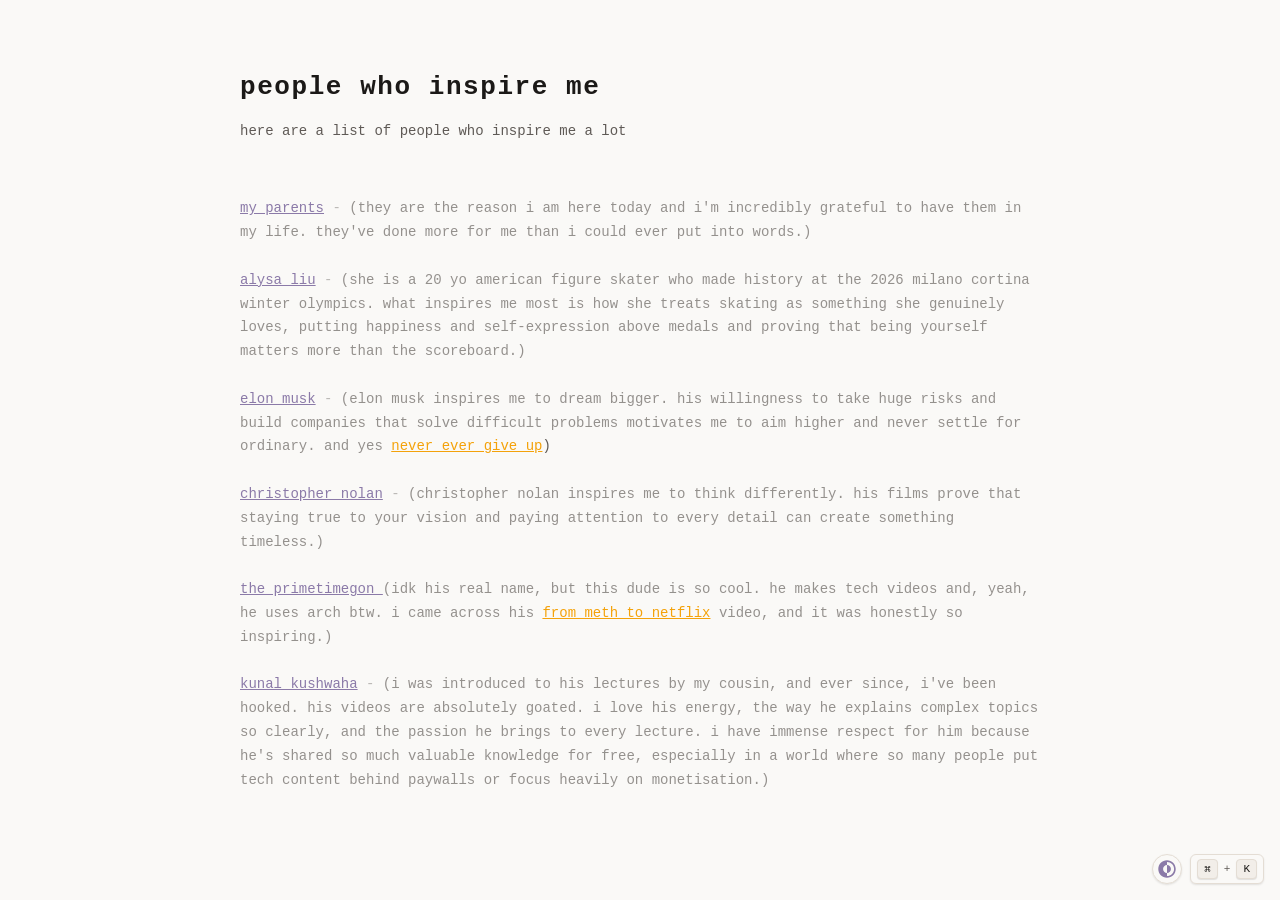
<file: people.html>
<!DOCTYPE html>
<html lang="en">

<head>
    <meta charset="UTF-8">
    <title>people - khushi</title>
    <script src="assets/js/head-common.js" defer></script>
</head>

<body>
    <div class="page">

        <main class="content">
            <h1 class="hero-title" style="padding-top: 2rem;">people who inspire me</h1>
            <br>
            <section class="about">
                <p>here are a list of people who inspire me a lot</p>
                <br>
                <br>
                <!-- <hr style="border: none; border-top: 1px solid currentColor; opacity: 0.15; margin-bottom: 1.5rem;"> -->

                <a
                target="_blank"
                rel="noopener noreferrer"
                style="text-decoration: none; color: inherit;">

                    <span style="min-width: 110px; color: var(--nav-link); text-decoration: underline;">
                        my parents</span>

                    <span style="opacity: 0.4;"> - </span>

                    <span style="opacity: 0.65;">
                        (they are the reason i am here today and i'm incredibly grateful to have them in my life. they've done more for me than i could ever put into words.)
                    </span>

                </a>

                <br><br>

                <a href="https://en.wikipedia.org/wiki/Alysa_Liu"
                target="_blank"
                rel="noopener noreferrer"
                style="text-decoration: none; color: inherit;">

                    <span style="min-width: 110px; color: var(--nav-link); text-decoration: underline;">
                        alysa liu</span>

                    <span style="opacity: 0.4;"> - </span>

                    <a style="opacity: 0.65;">
                        (she is a 20 yo american figure skater who made history at the 2026 milano cortina winter olympics. what inspires me most is how she treats
                        skating as something she genuinely loves, putting happiness and self-expression above medals and proving that being yourself matters more than the scoreboard.)
                    </a>

                </a>

                <br><br>

                <a href="https://en.wikipedia.org/wiki/Elon_Musk"
                target="_blank"
                rel="noopener noreferrer"
                style="text-decoration: none; color: inherit;">

                    <span style="min-width: 110px; color: var(--nav-link); text-decoration: underline;">
                        elon musk</span>

                    <span style="opacity: 0.4;"> - </span>

                    <a style="opacity: 0.65;">
                        (elon musk inspires me to dream bigger. his willingness to take huge risks and build companies that solve difficult problems motivates me to aim higher
                         and never settle for ordinary. and yes <a style="color: rgb(244, 162, 10);" href="https://x.com/_khusheyyy/status/1954567936888426701?s=20" target="_blank" rel="noopener noreferrer">never ever give up</a>)
                    </a>

                </a>

                <br><br>

                <a href="https://en.wikipedia.org/wiki/Christopher_Nolan"
                target="_blank"
                rel="noopener noreferrer"
                style="text-decoration: none; color: inherit;">

                    <span style="min-width: 110px; color: var(--nav-link); text-decoration: underline;">
                        christopher nolan</span>

                    <span style="opacity: 0.4;"> - </span>

                    <a style="opacity: 0.65;">
                        (christopher nolan inspires me to think differently. his films prove that staying true to your vision and paying attention to every detail can create something timeless.)
                    </a>

                </a>

                <br><br>

                <a href="https://x.com/ThePrimeagen"
                    target="_blank"
                    rel="noopener noreferrer"
                    style="text-decoration: none;">

                    <span style="min-width: 110px; color: var(--nav-link); text-decoration: underline;">
                        the primetimegon
                    </span>

                </a>

                <span style="opacity: 0.65;">
                    (idk his real name, but this dude is so cool. he makes tech videos and, yeah, he uses arch btw. i came across his
                </span>

                <a style="color: rgb(244, 162, 10);" 
                href="https://youtu.be/JjHFubUPLV0?si=PWTuzuZAJaRhpYIo" 
                target="_blank" 
                rel="noopener noreferrer">
                    from meth to netflix</a>

                <span style="opacity: 0.65;">
                    video, and it was honestly so inspiring.)
                </span>

                <br><br>

                <a href="https://x.com/kunalstwt"
                target="_blank"
                rel="noopener noreferrer"
                style="text-decoration: none; color: inherit;">

                    <span style="min-width: 110px; color: var(--nav-link); text-decoration: underline;">
                        kunal kushwaha</span>

                    <span style="opacity: 0.4;"> - </span>

                    <a style="opacity: 0.65;">
                        (i was introduced to his lectures by my cousin, and ever since, i've been hooked. his videos are absolutely goated. i love his energy, the way he
                         explains complex topics so clearly, and the passion he brings to every lecture. i have immense respect for him because he's shared so much valuable
                          knowledge for free, especially in a world where so many people put tech content behind paywalls or focus heavily on monetisation.)
                    </a>

                </a>

                <br><br>



            <button type="button" class="command-palette-btn command-palette-fab"
                aria-label="Open navigator (command + k)">
                <span class="key">⌘</span>
                <span class="plus">+</span>
                <span class="key">K</span>
            </button>

            <script src="assets/js/script.js"></script>
</body>
</file>
